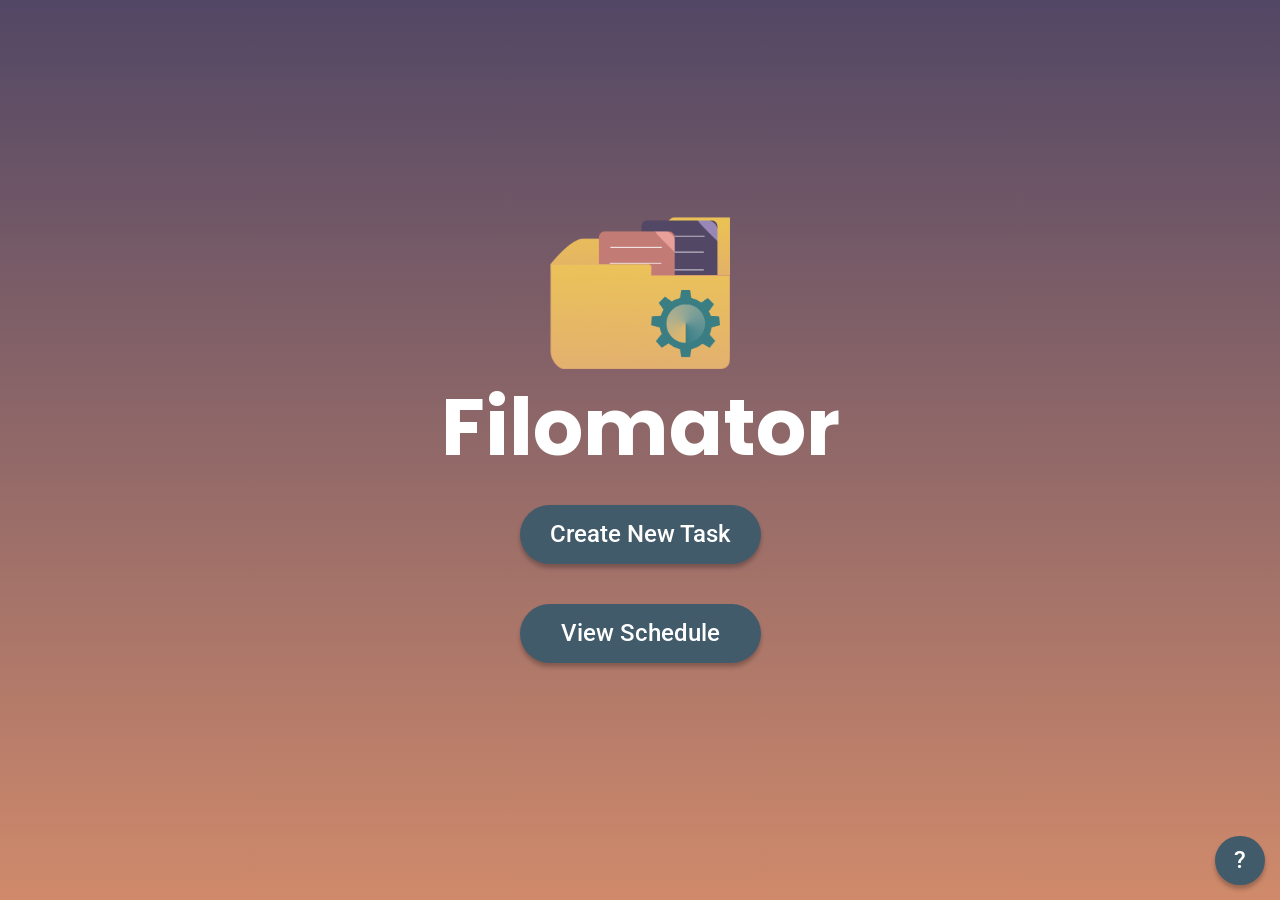
<file: ui/index.html>
<!DOCTYPE html>
<html>
    <head>
        <meta charset="UTF-8">
        <meta http-equiv="Content-Security-Policy" content="">
        <meta http-equiv="X-Content-Security-Policy" content="">
        <meta name="viewport" content="width=device-width, initial-scale=1">

        <!-- libraries -->
        <script src="https://ajax.googleapis.com/ajax/libs/jquery/3.6.0/jquery.min.js"></script>
        <!-- CSS only -->
        <link href="https://cdn.jsdelivr.net/npm/bootstrap@5.1.3/dist/css/bootstrap.min.css" rel="stylesheet" integrity="sha384-1BmE4kWBq78iYhFldvKuhfTAU6auU8tT94WrHftjDbrCEXSU1oBoqyl2QvZ6jIW3" crossorigin="anonymous">
        <!-- JavaScript Bundle with Popper -->
        <script src="https://cdn.jsdelivr.net/npm/bootstrap@5.1.3/dist/js/bootstrap.bundle.min.js" integrity="sha384-ka7Sk0Gln4gmtz2MlQnikT1wXgYsOg+OMhuP+IlRH9sENBO0LRn5q+8nbTov4+1p" crossorigin="anonymous"></script>

        <!-- custom css -->
        <link rel="stylesheet" href="index.css">

        <!-- fonts -->
        <link rel="preconnect" href="https://fonts.googleapis.com">
        <link rel="preconnect" href="https://fonts.gstatic.com" crossorigin>
        <link href="https://fonts.googleapis.com/css2?family=Poppins&family=Roboto&display=swap" rel="stylesheet">

        <link rel="preconnect" href="https://fonts.googleapis.com">
        <link rel="preconnect" href="https://fonts.gstatic.com" crossorigin>
        <link href="https://fonts.googleapis.com/css2?family=Roboto+Condensed:wght@300&display=swap" rel="stylesheet">

        <link rel="stylesheet" href="https://cdnjs.cloudflare.com/ajax/libs/font-awesome/6.0.0/css/all.min.css">
    </head>
    <body>
        <div class="container">
            <div>
                <img class="logo" src="../assets/logo.png">
                <h1>Filomator</h1>
            </div>
            <div class="buttons">
                <a href="newtask.html"><h4>Create New Task</h4></a>
                <a href=""><h4>View Schedule</h4></a>
            </div>
            <div class="fixed-button pull-right">
                <a href=""><h4>&#63;</h4></a>
            </div>
        </div>
    </body>
</html>
</file>
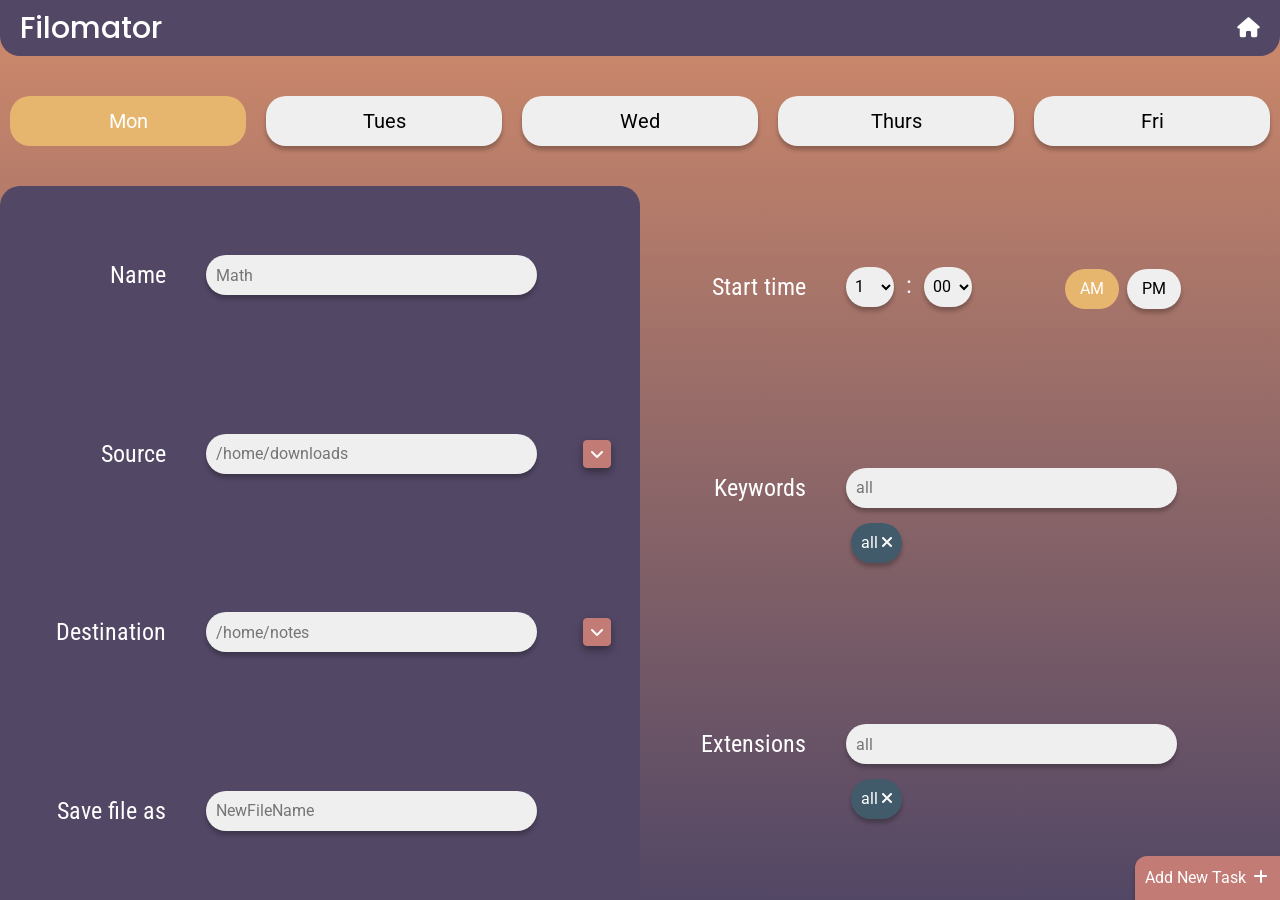
<file: ui/newtask.html>
<!DOCTYPE html>
<html>
    <head>
        <meta charset="UTF-8">
        <meta http-equiv="Content-Security-Policy" content="">
        <meta http-equiv="X-Content-Security-Policy" content="">
        <meta name="viewport" content="width=device-width, initial-scale=1">

        <!-- libraries -->
        <script src="https://ajax.googleapis.com/ajax/libs/jquery/3.6.0/jquery.min.js"></script>
        <!-- CSS only -->
        <link href="https://cdn.jsdelivr.net/npm/bootstrap@5.1.3/dist/css/bootstrap.min.css" rel="stylesheet" integrity="sha384-1BmE4kWBq78iYhFldvKuhfTAU6auU8tT94WrHftjDbrCEXSU1oBoqyl2QvZ6jIW3" crossorigin="anonymous">
        <!-- JavaScript Bundle with Popper -->
        <script src="https://cdn.jsdelivr.net/npm/bootstrap@5.1.3/dist/js/bootstrap.bundle.min.js" integrity="sha384-ka7Sk0Gln4gmtz2MlQnikT1wXgYsOg+OMhuP+IlRH9sENBO0LRn5q+8nbTov4+1p" crossorigin="anonymous"></script>

        <!-- custom scripts -->
        <script src="script.js"></script>
        <link rel="stylesheet" href="newtask.css">

        <!-- fonts -->
        <link rel="preconnect" href="https://fonts.googleapis.com">
        <link rel="preconnect" href="https://fonts.gstatic.com" crossorigin>
        <link href="https://fonts.googleapis.com/css2?family=Poppins&family=Roboto&display=swap" rel="stylesheet">

        <link rel="preconnect" href="https://fonts.googleapis.com">
        <link rel="preconnect" href="https://fonts.gstatic.com" crossorigin>
        <link href="https://fonts.googleapis.com/css2?family=Roboto+Condensed:wght@300&display=swap" rel="stylesheet">

        <link rel="stylesheet" href="https://cdnjs.cloudflare.com/ajax/libs/font-awesome/6.0.0/css/all.min.css">
    </head>
    <body>
        <header>
            <h1>Filomator</h1>
            <div style="flex-grow:1;"></div>
            <a href="index.html"><i class="fas fa-house fa-lg"></i></a>
        </header>
        <div class="container">
            <div class="week">
                <button class="day selected">Mon</button>
                <button class="day">Tues</button>
                <button class="day">Wed</button>
                <button class="day">Thurs</button>
                <button class="day ">Fri</button>
            </div>

            <div class="row">
                <div class="taskDetails col-sm-12 col-lg-6">
                    <div class="details row">
                        <p class="col-3">Name</p>
                        <div class="col-8"><input type="text" id="nameInput" placeholder="Math"></div>
                    </div>
                    <div class="details row">
                        <p class="col-3">Source</p>
                        <div class="col-8"><input type="text" id="srcInput" placeholder="/home/downloads"></div>
                        <a class="dropdown selected source fa-stack col-2" id="srcBtn">
                            <i class="fa fa-square fa-stack-2x"></i>
                            <i class="fas fa-angle-down fa-stack-1x" style="color: #FFFFFF"></i>
                        </a>
<!--                        <input type="file" webkitdirectory directory id="srcExplorer" style="display:none;">-->
                    </div>
                    <div class="details row">
                        <p class="col-3">Destination</p>
                        <div class="col-8"><input type="text" id="destInput" placeholder="/home/notes"></div>
                        <a class="dropdown selected fa-stack col-2" id="destBtn">
                            <i class="fa fa-square fa-stack-2x"></i>
                            <i class="fas fa-angle-down fa-stack-1x" style="color: #FFFFFF"></i>
                        </a>
                    </div>
                    <div class="details row">
                        <p class="col-3">Save file as</p>
                        <div class="col-8"><input type="text" id="newFileNameInput" placeholder="NewFileName"></div>
                    </div>
                </div>

                <div class="taskDetails col-sm-12 col-lg-6 pull-right">
                    <div class="details row">
                        <p class="col-3">Start time</p>
                        <div class="time col-5">
                            <select name="hour" class="hour" id="hour">
                            </select>
                            <p>&nbsp; : &nbsp;</p>
                            <select name="mins" class="mins" id="mins">
                            </select>
                        </div>
                        <div class="twelve-hour-clock col-3">
                            <button class="selected">AM</button>
                            <button class="">PM</button>
                        </div>
                    </div>
                    <div class="details row">
                        <p class="col-3">Keywords</p>
                        <div class="col-8"><input type="text" id="keyWInput" placeholder="all"></div>

                        <div class="col-3"></div>
                        <div class="keywords col-8">
                            <button class="labelBtn" onclick="removeLabel(this)">all&nbsp;<i class="fas fa-xmark"></i></button>
                        </div>
                    </div>
                    <div class="details row">
                        <p class="col-3">Extensions</p>
                        <div class="col-8"><input type="text" id="extnInput" placeholder="all"></div>

                        <div class="col-3"></div>
                        <div class="extensions col-8">
                            <button class="labelBtn" onclick="removeLabel(this)">all&nbsp;<i class="fas fa-xmark"></i></button>
                        </div>
                    </div>
                </div>
            </div>
        </div>

        <div>
            <button id="newTaskBtn">
                Add New Task
                <i class="fas fa-plus fa-fw"></i>
            </button>
        </div>

        <script src="renderer.js"></script>

    </body>
</html>
</file>
<file: ui/index.css>
:root {
    --purple: #524765;
    --orange: #D08A6B;
    --light-orange: #E6B66F;
    --pink: #C27B75;
    --blue: #425B6B;
    --grey: #efefef;
}

* {
    font-family: 'Roboto', sans-serif;
    margin: 0;
}

body {
    display: flex;
    flex-direction: column;
    min-height: 100vh;
    background: fixed linear-gradient(180deg, var(--purple) 0%, var(--orange) 100%);
}

.container, div > * {
    margin: auto;
    display: flex;
    flex-direction: column;
}

/** Logo */
.logo {
    width: 180px;
    height: auto;
}

/** Title */
.container h1 {
    font-family: 'Poppins', sans-serif;
    font-size: 80px;
    font-weight: revert;
    color: white;
    margin: 10px;
}

/** <a> Button Style */
a, a:hover {
    background-color: var(--blue);
    color: white;
    text-decoration: none;
    padding: 15px 30px;
    border-radius: 50px;
    box-shadow: 0px 4px 4px rgb(0 0 0 / 25%);
    display: flex;
}
a > * {
    margin: auto;
}

/** Button */
.buttons > * {
    margin: 20px 10px
}

/** Fixed button right */
.fixed-button.pull-right {
    position: fixed;
    bottom: 15px;
    right: 15px;
}
.fixed-button.pull-right > * {
    padding: 10px 19px;
}
</file>
<file: ui/newtask.css>
:root {
    --purple: #524765;
    --orange: #D08A6B;
    --light-orange: #E6B66F;
    --pink: #C27B75;
    --blue: #425B6B;
    --grey: #efefef;
}

* {
    font-family: 'Roboto', sans-serif;
    margin: 0;
}

body {
    margin: 0;
    font-family: 'Roboto Condensed', sans-serif;
    font-style: normal;

    display: flex;
    flex-direction: column;
    min-height: 100vh;
    background: fixed linear-gradient(0, var(--purple) 0%, var(--orange) 100%);
}

header {
    background-color: var(--purple);
    padding: 10px 20px;
    border-radius: 0 0 20px 20px;
    display: flex;
}

/** Title */
header h1 {
    font-family: 'Poppins', sans-serif;
    font-size: 30px;
    color: white;
    margin: 0;
    float: left;
}
header a, header a:hover {
    margin: auto;
    color: white;
}

/** Container */
.container {
    padding: 0;
    margin: 0;
    max-width: 100%;

    display: flex;
    flex-direction: column;
    flex-grow: 1;
}
.container > .row {
    padding: 0;
    margin: 0;
    flex-grow: 1;
}

button, input, select {
    /*margin: 10px;*/
    border-radius: 20px;
    border: none;
    box-shadow: 0px 4px 4px rgb(0 0 0 / 25%);
    background-color: var(--grey);
}

/** Week */
.container .week {
    display: flex;
    margin: 30px 0;
}
.week .day {
    width: 100%;
    margin: 10px;
    padding: 10px;
    /**border: none;
    border-radius: 20px;
    box-shadow: 0px 4px 4px rgb(0 0 0 / 25%);*/
    font-size: 20px;
}
.week .day.selected {
    background-color: var(--light-orange);
    color: white;
    box-shadow: none !important;
}

/** Details Container */
.taskDetails {
    background-color: var(--purple);
    display: flex;
    flex-direction: column;
    border-radius: 20px 20px 0 0;
}
.taskDetails.pull-right {
    background-color: revert;
    color: black;
}
.details {
    display: flex;
    flex-direction: row;
    flex-wrap: wrap;
    align-items: center;
    justify-content: start;
    margin: auto 0;
}
.details * {
    height: 40px;
}
.details > div {
    padding: 0 40px;
}

.details p, .details h4 {
    color: white;
    margin: 0;
    padding: 0;
    height: unset;
    text-align: end;
    font-size: x-large;
    font-family: 'Roboto Condensed', sans-serif;
}

/** Time */
.details .time {
    display: flex;
}
.details .time p {
    text-align: center;
}
.details .time select {
    border-radius: 20px;
    padding: 3px 5px;
}

.details .twelve-hour-clock {
    padding: 0;
}
.details .twelve-hour-clock button {
    margin: 2px;
    padding: 3px 15px;
}
.details .twelve-hour-clock button.selected {
    background-color: var(--light-orange);
    color: white;
    box-shadow: none !important;
}

/** File Types */
.details .keywords, .details .extensions {
    display: flex;
    flex-direction: row;
    flex-wrap: wrap;
    height: auto;
}

/** Input */
input[type=text] {
    border: 1px black;
    border-radius: 20px;
    padding: 10px;
    width: 100%;
}

/** Label Buttons */
.details .labelBtn {
    background-color: var(--blue);
    color: white;
    padding: 8px 10px;
    margin: 15px 5px 0 5px;
}

/** Dropdown Button */
.dropdown {
    filter: drop-shadow( 0px 4px 4px rgb(0 0 0 / 37%));
    color: var(--pink);
    cursor: pointer;
}
.dropdown:hover {
    filter: none !important;
    color: var(--pink);
}

/** New Task Button */
#newTaskBtn {
    position: fixed;
    bottom: 0;
    right: 0;
    background-color: var(--pink);
    padding: 10px;
    border-radius: 12px 0 0;
    color: white;
}

/** Schedule Container */
.schedule {
    display: flex;
    flex-direction: column;
    border-top: 4px solid var(--purple);
}

.schedule p {
    text-align: center;
    margin: 5%;
}
</file>
